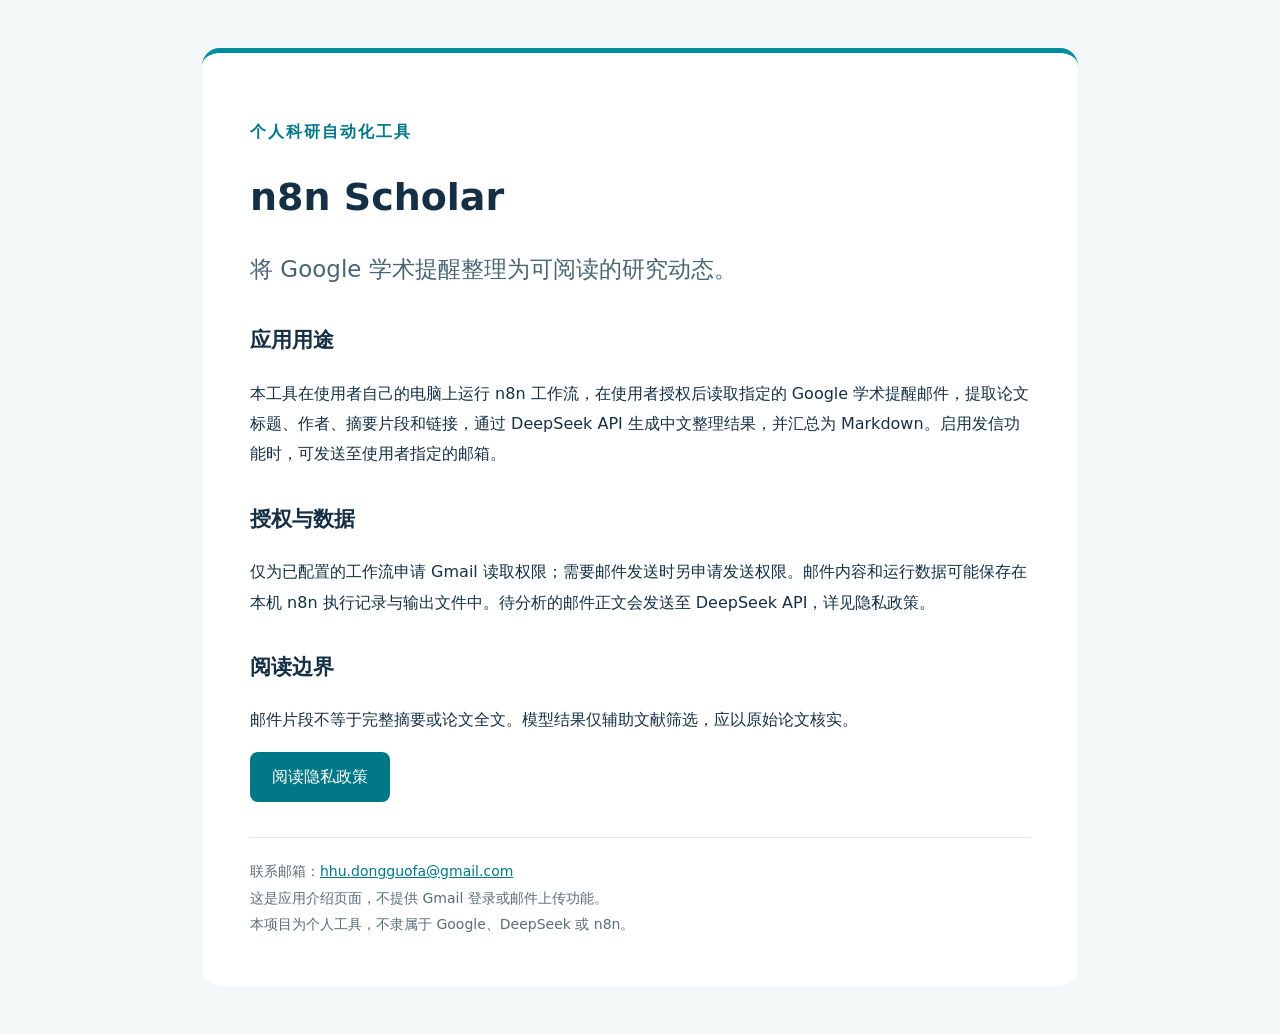
<file: index.html>
<!doctype html><html lang="zh-CN"><head><meta charset="utf-8"><meta name="viewport" content="width=device-width,initial-scale=1"><title>n8n Scholar — 学术动态整理</title><link rel="stylesheet" href="style.css"></head><body><main><p class="tag">个人科研自动化工具</p><h1>n8n Scholar</h1><p class="lead">将 Google 学术提醒整理为可阅读的研究动态。</p><h2>应用用途</h2><p>本工具在使用者自己的电脑上运行 n8n 工作流，在使用者授权后读取指定的 Google 学术提醒邮件，提取论文标题、作者、摘要片段和链接，通过 DeepSeek API 生成中文整理结果，并汇总为 Markdown。启用发信功能时，可发送至使用者指定的邮箱。</p><h2>授权与数据</h2><p>仅为已配置的工作流申请 Gmail 读取权限；需要邮件发送时另申请发送权限。邮件内容和运行数据可能保存在本机 n8n 执行记录与输出文件中。待分析的邮件正文会发送至 DeepSeek API，详见隐私政策。</p><h2>阅读边界</h2><p>邮件片段不等于完整摘要或论文全文。模型结果仅辅助文献筛选，应以原始论文核实。</p><p><a class="button" href="privacy.html">阅读隐私政策</a></p><footer>联系邮箱：<a href="mailto:hhu.dongguofa@gmail.com">hhu.dongguofa@gmail.com</a><br>这是应用介绍页面，不提供 Gmail 登录或邮件上传功能。<br>本项目为个人工具，不隶属于 Google、DeepSeek 或 n8n。</footer></main></body></html>
</file>
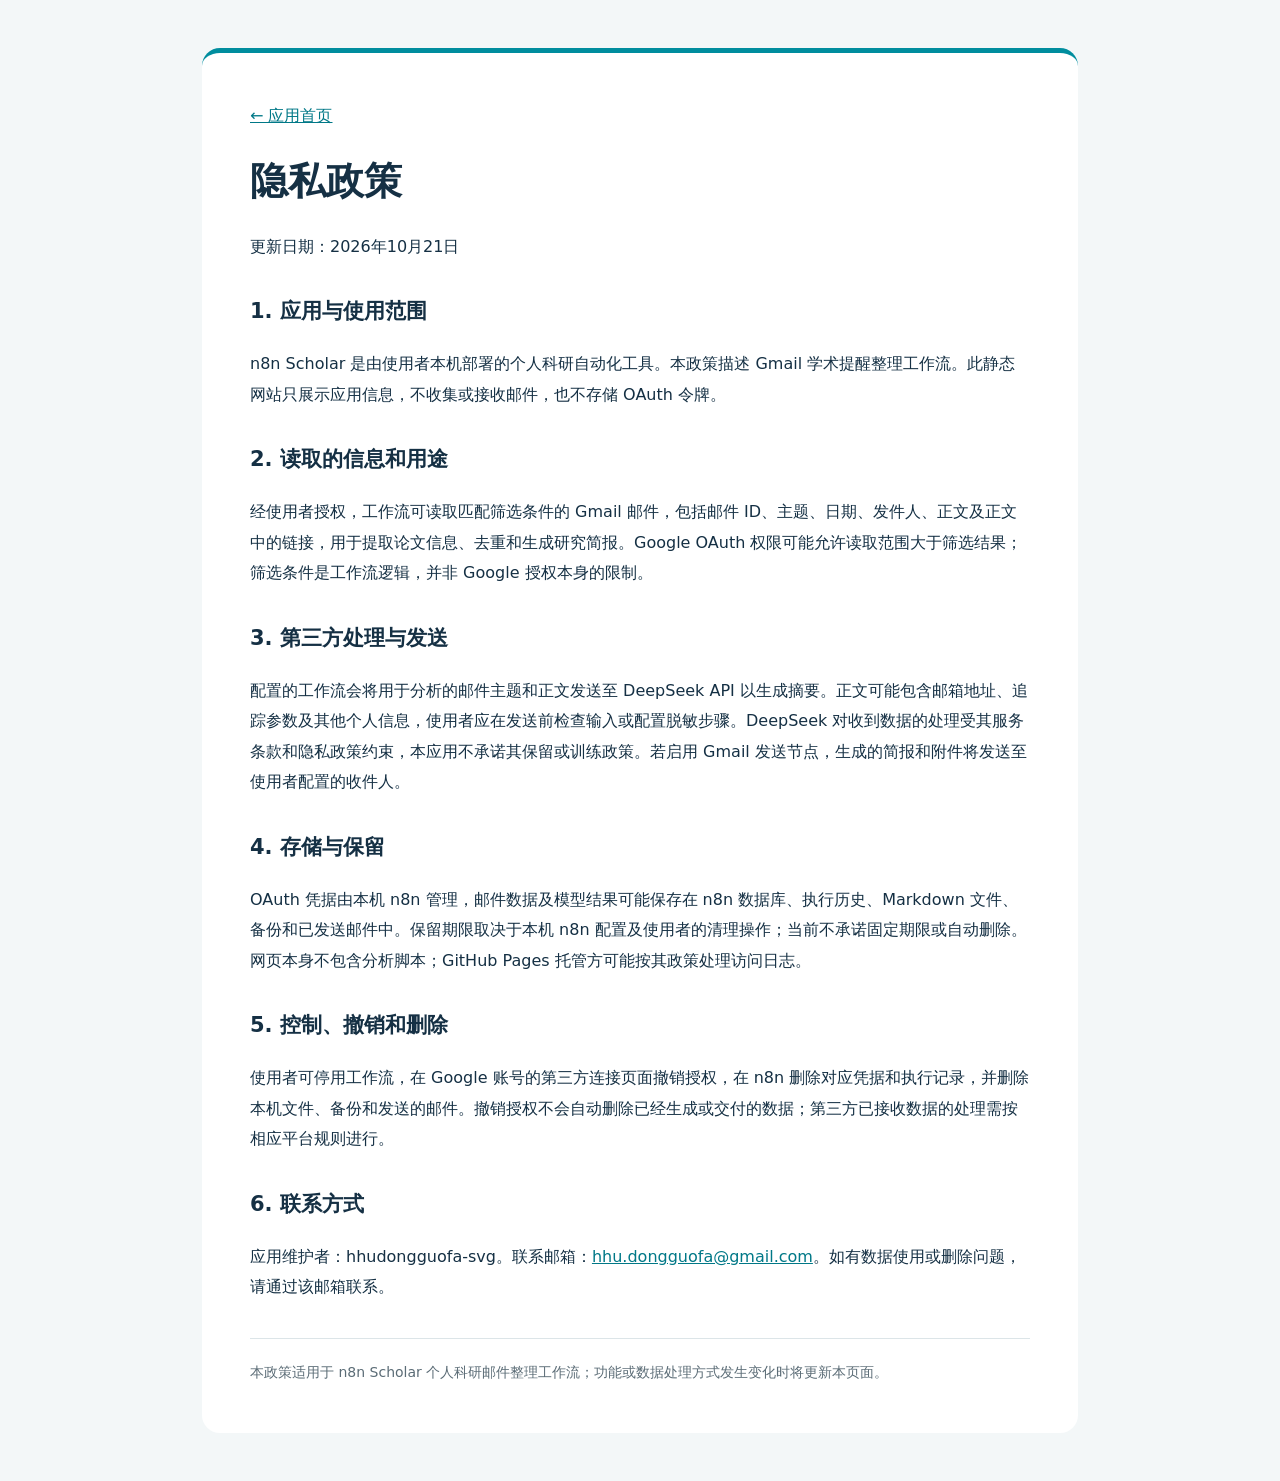
<file: privacy.html>
<!doctype html><html lang="zh-CN"><head><meta charset="utf-8"><meta name="viewport" content="width=device-width,initial-scale=1"><title>隐私政策 — n8n Scholar</title><link rel="stylesheet" href="style.css"></head><body><main><a href="index.html">← 应用首页</a><h1>隐私政策</h1><p>更新日期：2026年10月21日</p><h2>1. 应用与使用范围</h2><p>n8n Scholar 是由使用者本机部署的个人科研自动化工具。本政策描述 Gmail 学术提醒整理工作流。此静态网站只展示应用信息，不收集或接收邮件，也不存储 OAuth 令牌。</p><h2>2. 读取的信息和用途</h2><p>经使用者授权，工作流可读取匹配筛选条件的 Gmail 邮件，包括邮件 ID、主题、日期、发件人、正文及正文中的链接，用于提取论文信息、去重和生成研究简报。Google OAuth 权限可能允许读取范围大于筛选结果；筛选条件是工作流逻辑，并非 Google 授权本身的限制。</p><h2>3. 第三方处理与发送</h2><p>配置的工作流会将用于分析的邮件主题和正文发送至 DeepSeek API 以生成摘要。正文可能包含邮箱地址、追踪参数及其他个人信息，使用者应在发送前检查输入或配置脱敏步骤。DeepSeek 对收到数据的处理受其服务条款和隐私政策约束，本应用不承诺其保留或训练政策。若启用 Gmail 发送节点，生成的简报和附件将发送至使用者配置的收件人。</p><h2>4. 存储与保留</h2><p>OAuth 凭据由本机 n8n 管理，邮件数据及模型结果可能保存在 n8n 数据库、执行历史、Markdown 文件、备份和已发送邮件中。保留期限取决于本机 n8n 配置及使用者的清理操作；当前不承诺固定期限或自动删除。网页本身不包含分析脚本；GitHub Pages 托管方可能按其政策处理访问日志。</p><h2>5. 控制、撤销和删除</h2><p>使用者可停用工作流，在 Google 账号的第三方连接页面撤销授权，在 n8n 删除对应凭据和执行记录，并删除本机文件、备份和发送的邮件。撤销授权不会自动删除已经生成或交付的数据；第三方已接收数据的处理需按相应平台规则进行。</p><h2>6. 联系方式</h2><p>应用维护者：hhudongguofa-svg。联系邮箱：<a href="mailto:hhu.dongguofa@gmail.com">hhu.dongguofa@gmail.com</a>。如有数据使用或删除问题，请通过该邮箱联系。</p><footer>本政策适用于 n8n Scholar 个人科研邮件整理工作流；功能或数据处理方式发生变化时将更新本页面。</footer></main></body></html>
</file>
<file: style.css>
:root{font-family:system-ui,"Microsoft YaHei",sans-serif;color:#153044;background:#f3f7f8}body{margin:0}main{max-width:780px;margin:48px auto;background:white;padding:48px;border-radius:18px;border-top:5px solid #008d9e;line-height:1.9}h1{font-size:38px;line-height:1.3}h2{font-size:21px;margin-top:30px}a{color:#007887}.tag{color:#007887;font-weight:600;letter-spacing:2px}.lead{font-size:23px;color:#476572}.button{display:inline-block;padding:10px 22px;background:#007887;color:white;text-decoration:none;border-radius:8px}footer{border-top:1px solid #dce5e8;margin-top:35px;padding-top:20px;color:#5b6c76;font-size:14px}@media(max-width:650px){main{margin:0;padding:26px;border-radius:0}h1{font-size:30px}}
</file>
